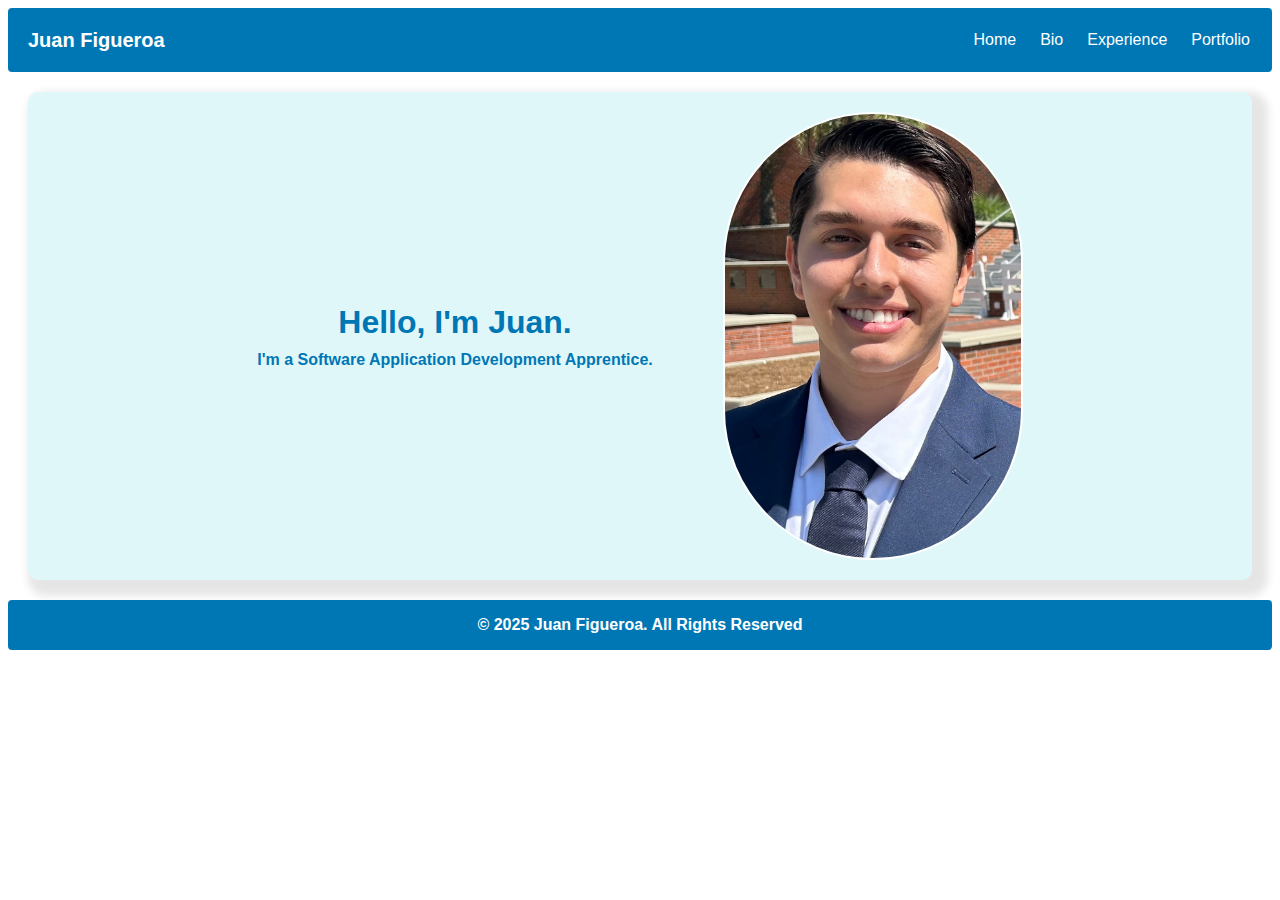
<file: index.html>
<!DOCTYPE html>
<html lang="en">
<head>
    <meta charset="UTF-8">
    <meta name="viewport" content="width=device-width, initial-scale=1.0">
    <title>Juan Figueroa</title>
    <link rel="stylesheet" href="style.css">
    <script>
        fetch('/components/navbar.html')
            .then(response => response.text())
            .then(data => document.getElementById('navbar').innerHTML = data);
    </script>
    <script>
        fetch('/components/footer.html')
            .then(response => response.text())
            .then(data => document.getElementById('footer').innerHTML = data);
    </script>
</head>

<body>
    <div id="navbar"></div>
    <main class="home-content">
        <h1>
            <span class ="top-text">Hello, I'm Juan.</span>
            <span class ="bottom-text">I'm a  Software Application Development Apprentice.</span>
        </h1>
        <img src="/Images/headshot.jpg" alt="Juan Figueroa">
    </main>
</body>
<div id="footer"></div>
</html>
</file>
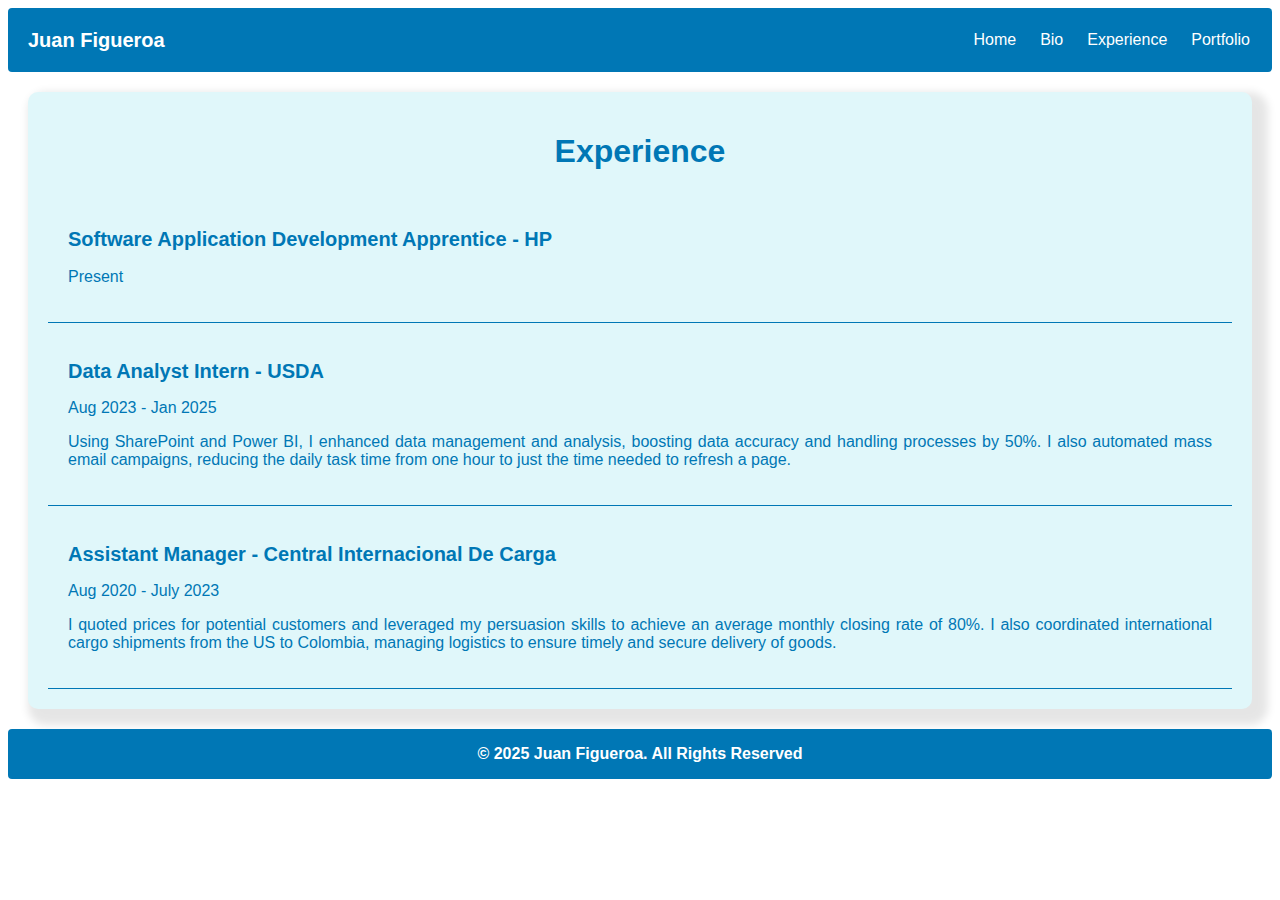
<file: Exp.html>
<!DOCTYPE html>
<html lang="en">
<head>
    <meta charset="UTF-8">
    <meta name="viewport" content="width=device-width, initial-scale=1.0">
    <title>Juan Figueroa Experience</title>
    <link rel="stylesheet" href="Exp_page/Exp.css">
    <script>
        fetch('/components/navbar.html')
            .then(response => response.text())
            .then(data => document.getElementById('navbar').innerHTML = data);
    </script>
    <script>
        fetch('/components/footer.html')
            .then(response => response.text())
            .then(data => document.getElementById('footer').innerHTML = data);
    </script>
</head>

<body>
    <div id="navbar"></div>
    <div class="all-experiences">
        <h1>Experience</h1>
        <div class="listed-experience">
            <h2>Software Application Development Apprentice - HP</h2>
            <p class="date">Present</p>
            <p class="description"></p>
        </div>
        <div class="listed-experience">
            <h2>Data Analyst Intern - USDA</h2>
            <p class="date">Aug 2023 - Jan 2025</p>
            <p class="description">Using SharePoint and Power BI, I enhanced data management and analysis, boosting data accuracy and handling processes by 50%. I also automated mass email campaigns, reducing the daily task time from one hour to just the time needed to refresh a page.</p>
        </div>
        <div class="listed-experience">
            <h2>Assistant Manager - Central Internacional De Carga</h2>
            <p class="date">Aug 2020 - July 2023</p>
            <p class="description">I quoted prices for potential customers and leveraged my persuasion skills to achieve an average monthly closing rate of 80%. I also coordinated international cargo shipments from the US to Colombia, managing logistics to ensure timely and secure delivery of goods.</p>
        </div>
    </div>
</body>
<div id="footer"></div>
</html>
</file>
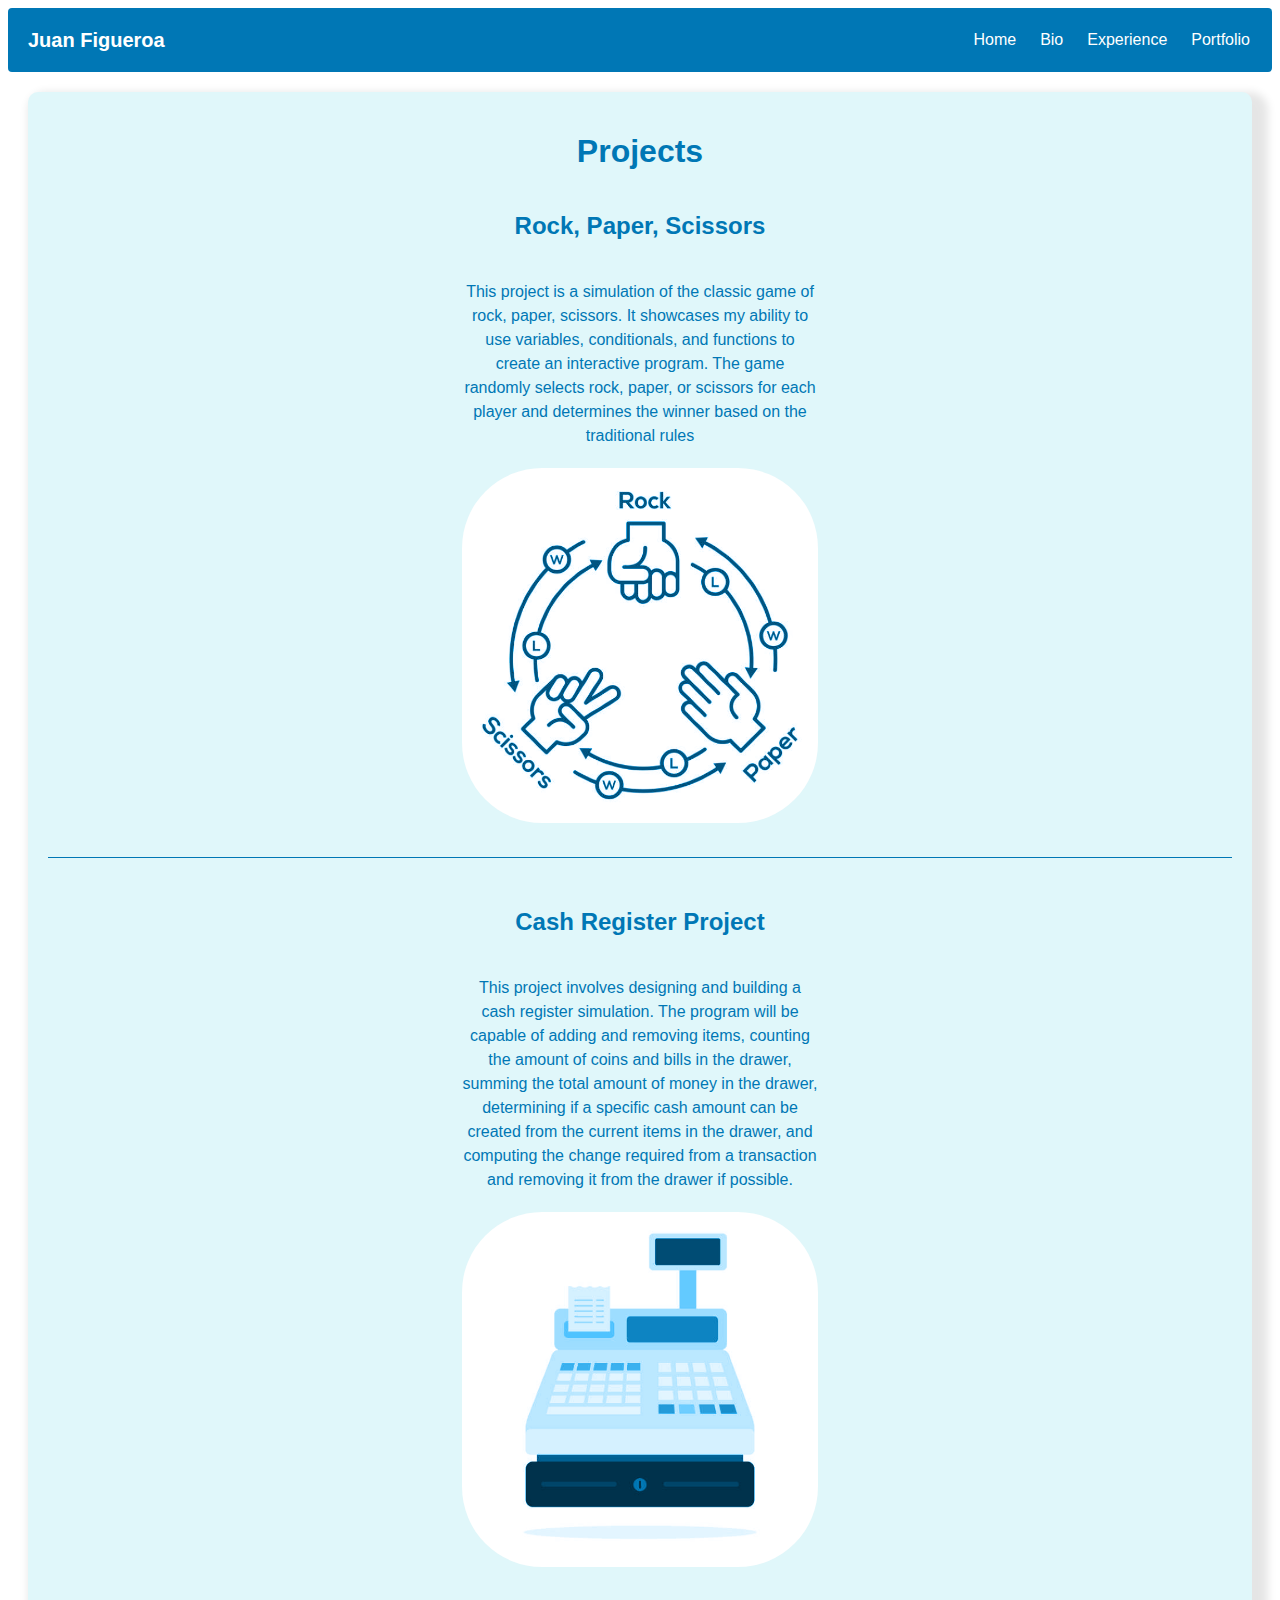
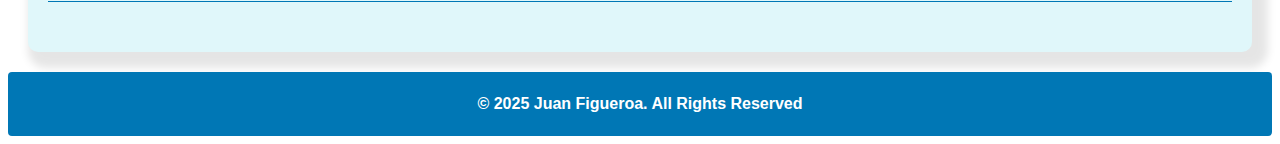
<file: Port.html>
<!DOCTYPE html>
<html lang="en">
<head>
    <meta charset="UTF-8">
    <meta name="viewport" content="width=device-width, initial-scale=1.0">
    <title>Juan Figueroa Portfolio</title>
    <link rel="stylesheet" href="Port_page/Port.css">
    <script>
        fetch('/components/navbar.html')
            .then(response => response.text())
            .then(data => document.getElementById('navbar').innerHTML = data);
    </script>
    <script>
        fetch('/components/footer.html')
            .then(response => response.text())
            .then(data => document.getElementById('footer').innerHTML = data);
    </script>
</head>
<body>
    <div id="navbar"></div>
    <div class="Projects">
        <h1>Projects</h1>
        <div class="listed-project">
            <h2>Rock, Paper, Scissors</h2>
            <p>This project is a simulation of the classic game of rock, paper, scissors. It showcases my ability to use variables, conditionals, and functions to create an interactive program. The game randomly selects rock, paper, or scissors for each player and determines the winner based on the traditional rules</p>
            <img src="/Images/rock,paper,scissors.png"/>
        </div>
        <div class="listed-project">
            <h2>Cash Register Project</h2>
            <p>This project involves designing and building a cash register simulation. The program will be capable of adding and removing items, counting the amount of coins and bills in the drawer, summing the total amount of money in the drawer, determining if a specific cash amount can be created from the current items in the drawer, and computing the change required from a transaction and removing it from the drawer if possible.</p>
            <img src="/Images/register.png"/>
        </div>
    </div>
</body>
<div id="footer"></div>
</html>
</file>
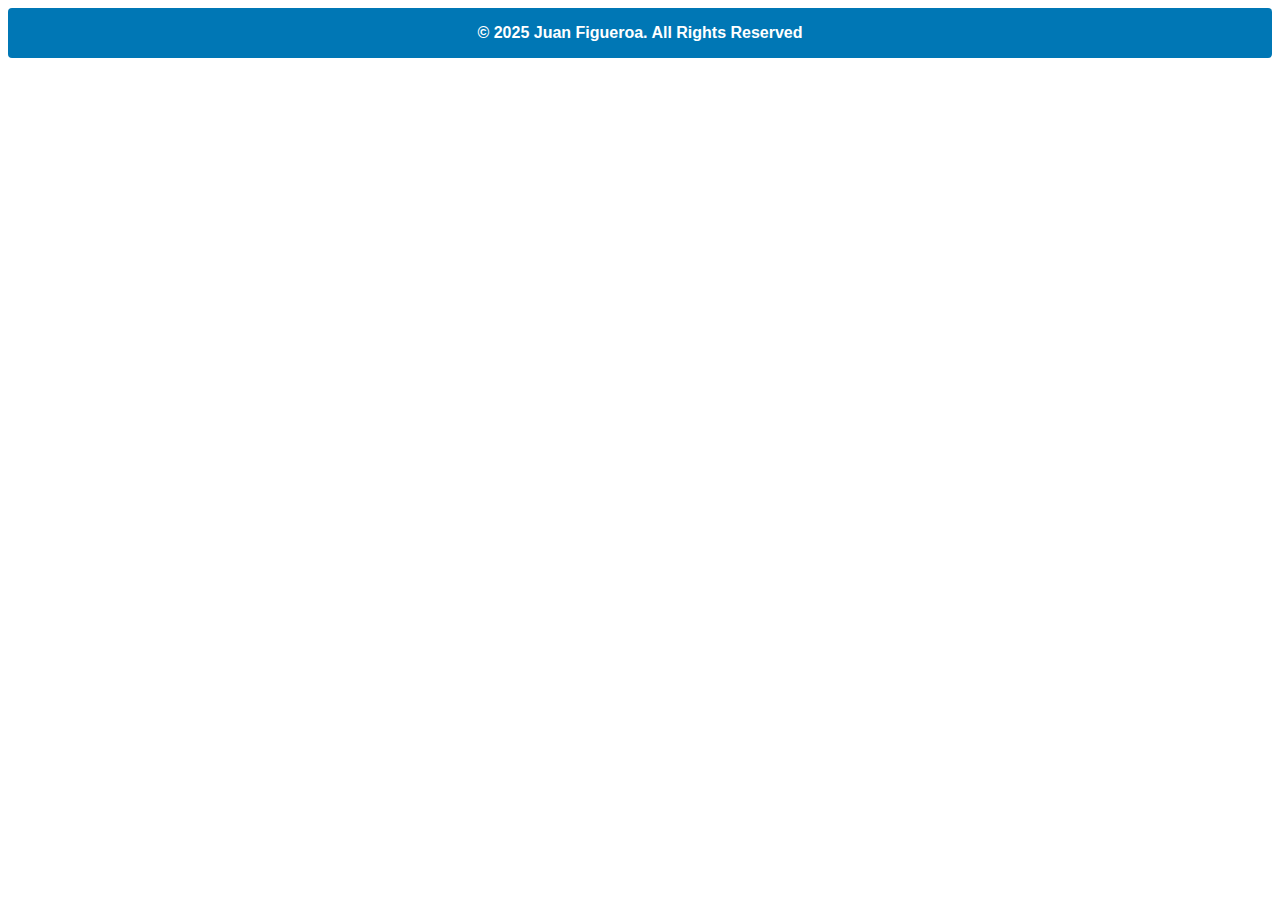
<file: components/footer.html>
<!DOCTYPE html>
<html lang="en">
<head>
    <meta charset="UTF-8">
    <meta name="viewport" content="width=device-width, initial-scale=1.0">
    <title>Document</title>

    <style>
        footer{
            display: flex;
            justify-content: center;
            background-color: rgb(0,119,181);
            color: white;
            font-family: 'inter', sans-serif;
            font-weight: bold;
            border-radius: 4px;
        }
    </style>

</head>
<footer>
    <p>&copy; 2025 Juan Figueroa. All Rights Reserved</p>
</footer>
</html>
</file>
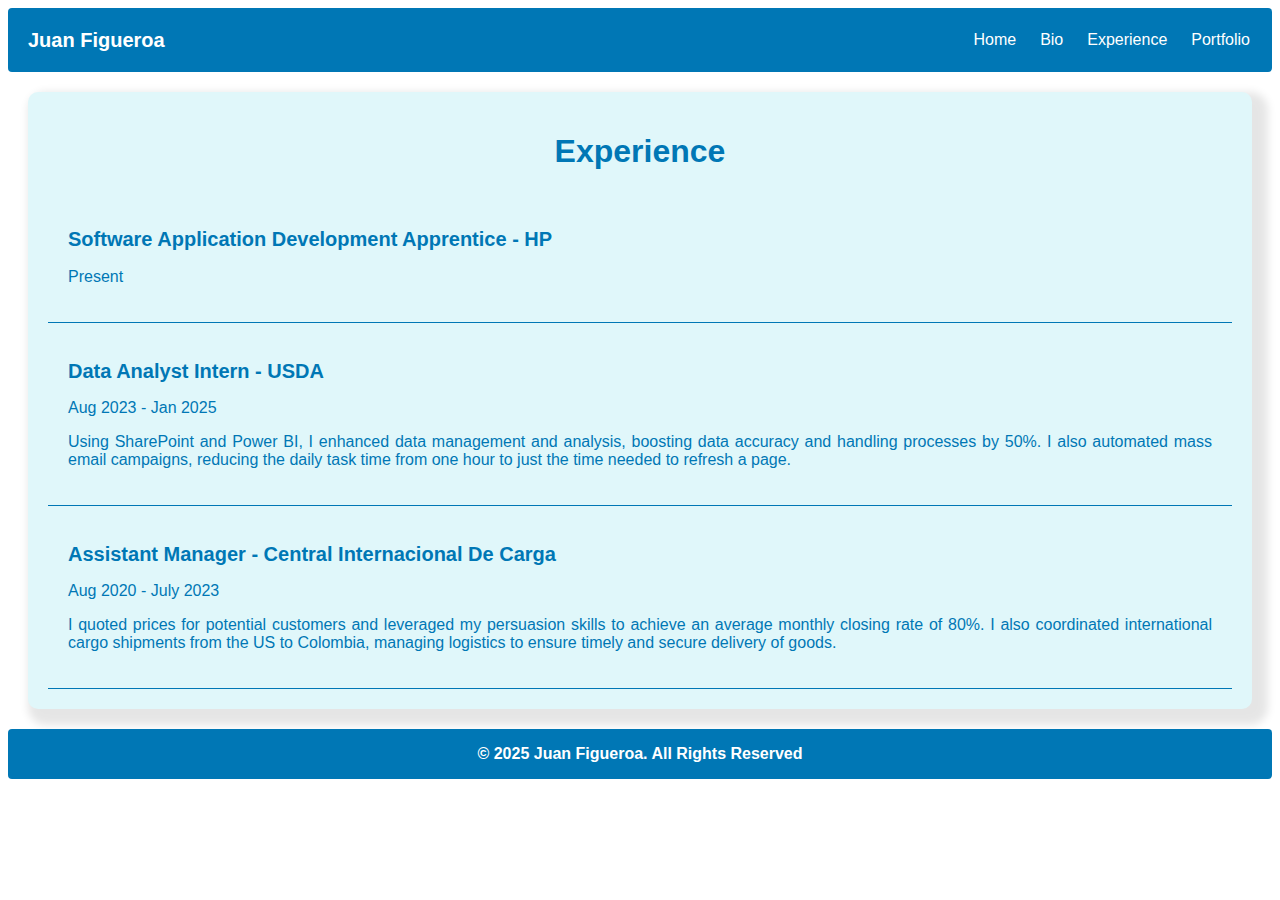
<file: Exp_page/Exp.html>
<!DOCTYPE html>
<html lang="en">
<head>
    <meta charset="UTF-8">
    <meta name="viewport" content="width=device-width, initial-scale=1.0">
    <title>Juan Figueroa Experience</title>
    <link rel="stylesheet" href="Exp.css">
    <script>
        fetch('/components/navbar.html')
            .then(response => response.text())
            .then(data => document.getElementById('navbar').innerHTML = data);
    </script>
    <script>
        fetch('/components/footer.html')
            .then(response => response.text())
            .then(data => document.getElementById('footer').innerHTML = data);
    </script>
</head>

<body>
    <div id="navbar"></div>
    <div class="all-experiences">
        <h1>Experience</h1>
        <div class="listed-experience">
            <h2>Software Application Development Apprentice - HP</h2>
            <p class="date">Present</p>
            <p class="description"></p>
        </div>
        <div class="listed-experience">
            <h2>Data Analyst Intern - USDA</h2>
            <p class="date">Aug 2023 - Jan 2025</p>
            <p class="description">Using SharePoint and Power BI, I enhanced data management and analysis, boosting data accuracy and handling processes by 50%. I also automated mass email campaigns, reducing the daily task time from one hour to just the time needed to refresh a page.</p>
        </div>
        <div class="listed-experience">
            <h2>Assistant Manager - Central Internacional De Carga</h2>
            <p class="date">Aug 2020 - July 2023</p>
            <p class="description">I quoted prices for potential customers and leveraged my persuasion skills to achieve an average monthly closing rate of 80%. I also coordinated international cargo shipments from the US to Colombia, managing logistics to ensure timely and secure delivery of goods.</p>
        </div>
    </div>
</body>
<div id="footer"></div>
</html>
</file>
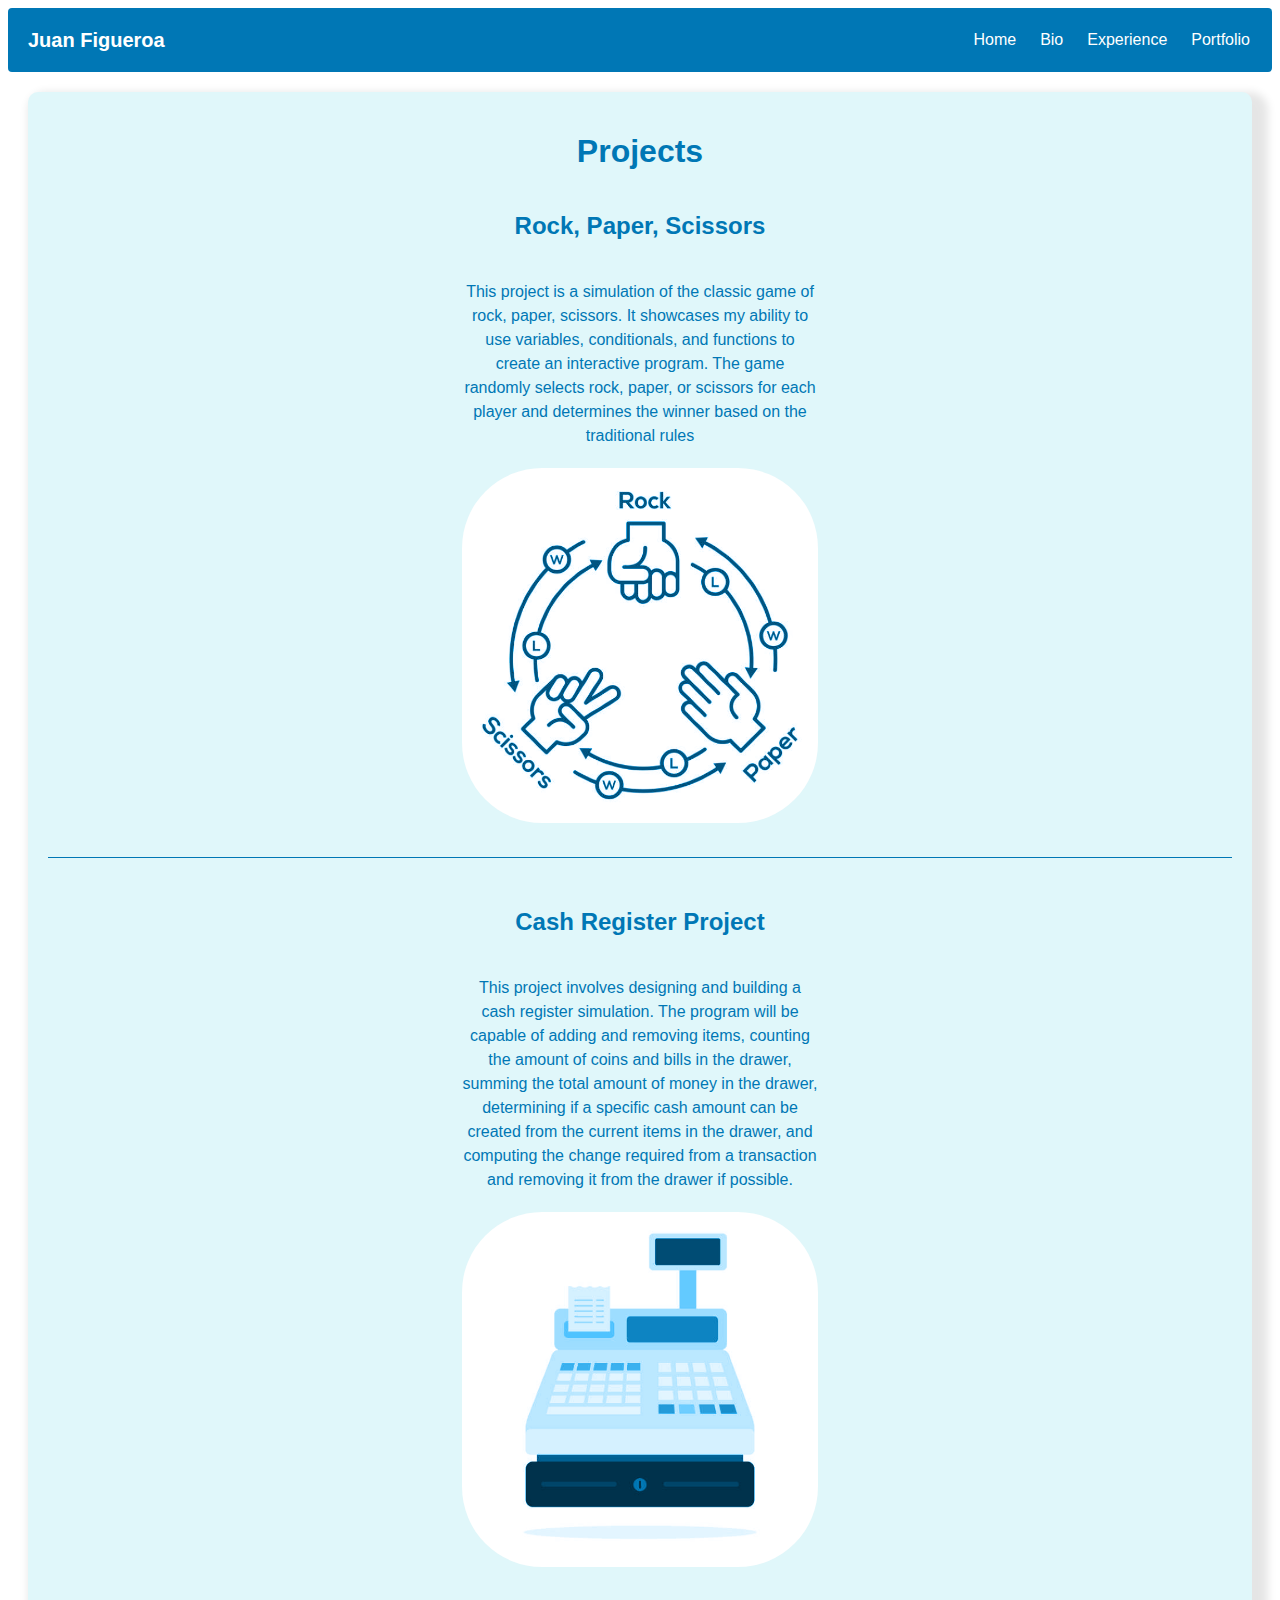
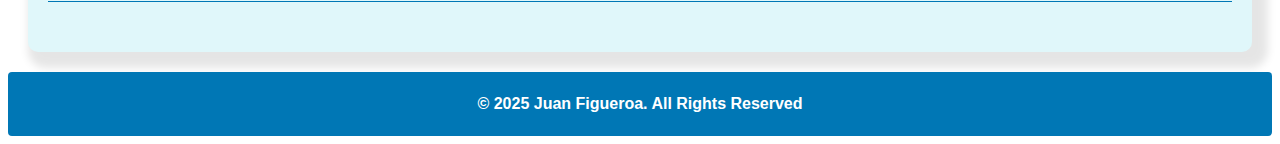
<file: Port_page/Port.html>
<!DOCTYPE html>
<html lang="en">
<head>
    <meta charset="UTF-8">
    <meta name="viewport" content="width=device-width, initial-scale=1.0">
    <title>Juan Figueroa Portfolio</title>
    <link rel="stylesheet" href="Port.css">
    <script>
        fetch('/components/navbar.html')
            .then(response => response.text())
            .then(data => document.getElementById('navbar').innerHTML = data);
    </script>
    <script>
        fetch('/components/footer.html')
            .then(response => response.text())
            .then(data => document.getElementById('footer').innerHTML = data);
    </script>
</head>
<body>
    <div id="navbar"></div>
    <div class="Projects">
        <h1>Projects</h1>
        <div class="listed-project">
            <h2>Rock, Paper, Scissors</h2>
            <p>This project is a simulation of the classic game of rock, paper, scissors. It showcases my ability to use variables, conditionals, and functions to create an interactive program. The game randomly selects rock, paper, or scissors for each player and determines the winner based on the traditional rules</p>
            <img src="/Images/rock,paper,scissors.png"/>
        </div>
        <div class="listed-project">
            <h2>Cash Register Project</h2>
            <p>This project involves designing and building a cash register simulation. The program will be capable of adding and removing items, counting the amount of coins and bills in the drawer, summing the total amount of money in the drawer, determining if a specific cash amount can be created from the current items in the drawer, and computing the change required from a transaction and removing it from the drawer if possible.</p>
            <img src="/Images/register.png"/>
        </div>
    </div>
</body>
<div id="footer"></div>
</html>
</file>
<file: style.css>
.home-content{
    display: flex;
    flex-wrap: wrap;
    align-items: center;
    justify-content: center;
    padding: 20px;
    margin: 20px;
    border-radius: 10px;
    background-color: #e0f7fa;
    box-shadow: 8px 8px 8px 8px rgba(0,0,0,0.1);
}

.home-content h1{
    font-family: 'inter', sans-serif;
    text-align: center;
    color: rgb(0,119,181);
    margin-right: 20px;
}

.top-text{
    display: block;
    font-size: 1em;
    padding-bottom: 10px;
    padding-right: 50px;
}

.bottom-text{
    display: block;
    font-size: 0.50em;
    padding-right: 50px;
}

.home-content img {
    max-width:25%;
    height: auto;
    border-radius: 500px;
    border: 2px solid white;;
}
</file>
<file: Exp_page/Exp.css>
.all-experiences{
    display: flex;
    flex-direction: column;
    flex-wrap: wrap;
    margin: 20px;
    padding: 20px;
    border-radius: 10px;
    background-color: #e0f7fa;
    box-shadow: 8px 8px 8px 8px rgba(0,0,0,0.1);
    font-family: 'inter', sans-serif;
    color: rgb(0,119,181);
}

h1{
    text-align: center;
}

h2{
    
    font-size: 1.25em;
}

.listed-experience{
    border-bottom: 1px solid rgb(0,119,181);
    padding-bottom: 15px;
    text-align: justify;
    padding: 20px;
}

.date{
    font-size: 1em;
    font-weight: lighter;
}
</file>
<file: Port_page/Port.css>
.Projects{
    display: flex;
    flex-direction: column;
    align-items: center;
    justify-content: center;
    flex-wrap: wrap;
    padding: 20px;
    margin: 20px;
    border-radius: 10px;
    background-color: #e0f7fa;
    font-family: 'inter', sans-serif;
    box-shadow: 8px 8px 8px 8px rgba(0,0,0,0.1);
    color: rgb(0,119,181);
}

p{
    line-height: 1.5;
    text-align: center;
    font-size: 1em;
    max-width: 30%;
    padding: 20px;
    margin: 0 auto;
}

img{
    max-width: 30%;
    height: auto;
    border-radius: 80px;
}
.listed-project{
    border-bottom: 1px solid rgb(0,119,181);
    padding-bottom: 30px;
    margin-bottom: 30px;
    text-align: center;
}
</file>
